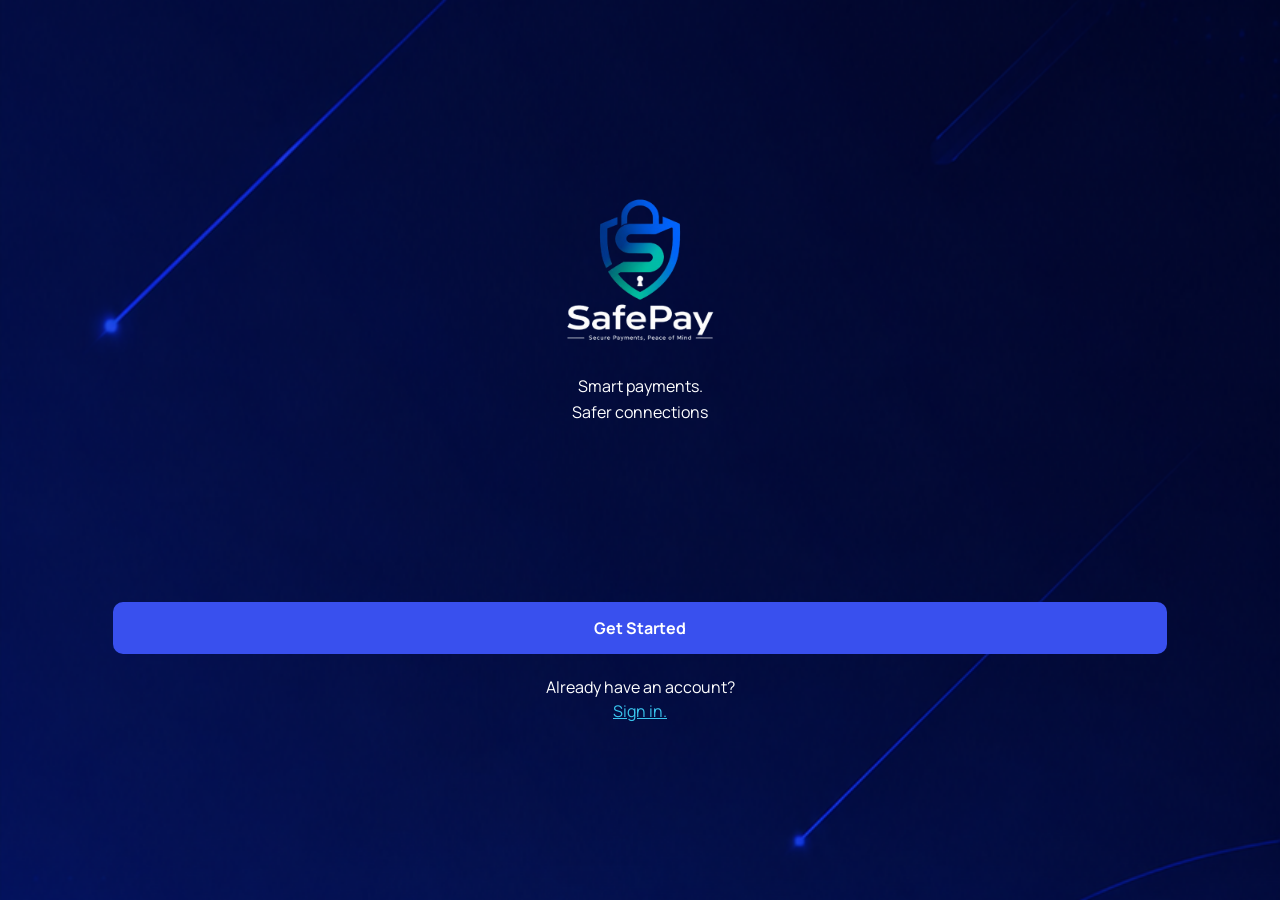
<file: frontend/index.html>
<!doctype html>
<html lang="en">
  <head>
    <meta charset="UTF-8" />
    <meta name="viewport" content="width=device-width, initial-scale=1.0" />
    <title>Get Started</title>
    <link rel="stylesheet" href="css/style.css" />
    <link rel="preconnect" href="https://fonts.googleapis.com" />
    <link rel="preconnect" href="https://fonts.gstatic.com" crossorigin />
    <link
      href="https://fonts.googleapis.com/css2?family=Manrope:wght@200..800&display=swap"
      rel="stylesheet"
    />
  </head>
  <body>
    <div class="get-started-wrapper">
      <div class="get-started-top">
        <div class="logo-wrapper">
          <img src="assets/white-logo.png" alt="Logo" />
        </div>
        <p>Smart payments.</p>
        <p>Safer connections</p>
      </div>
      <div class="get-started-top">
        <div class="btn-get-started-wrapper">
          <a href="Sign in.html">Get Started</a>
        </div>
        <p>Already have an account?</p>
        <a href="#" class="signin-link">Sign in.</a>
      </div>
    </div>
  </body>
</html>
</file>
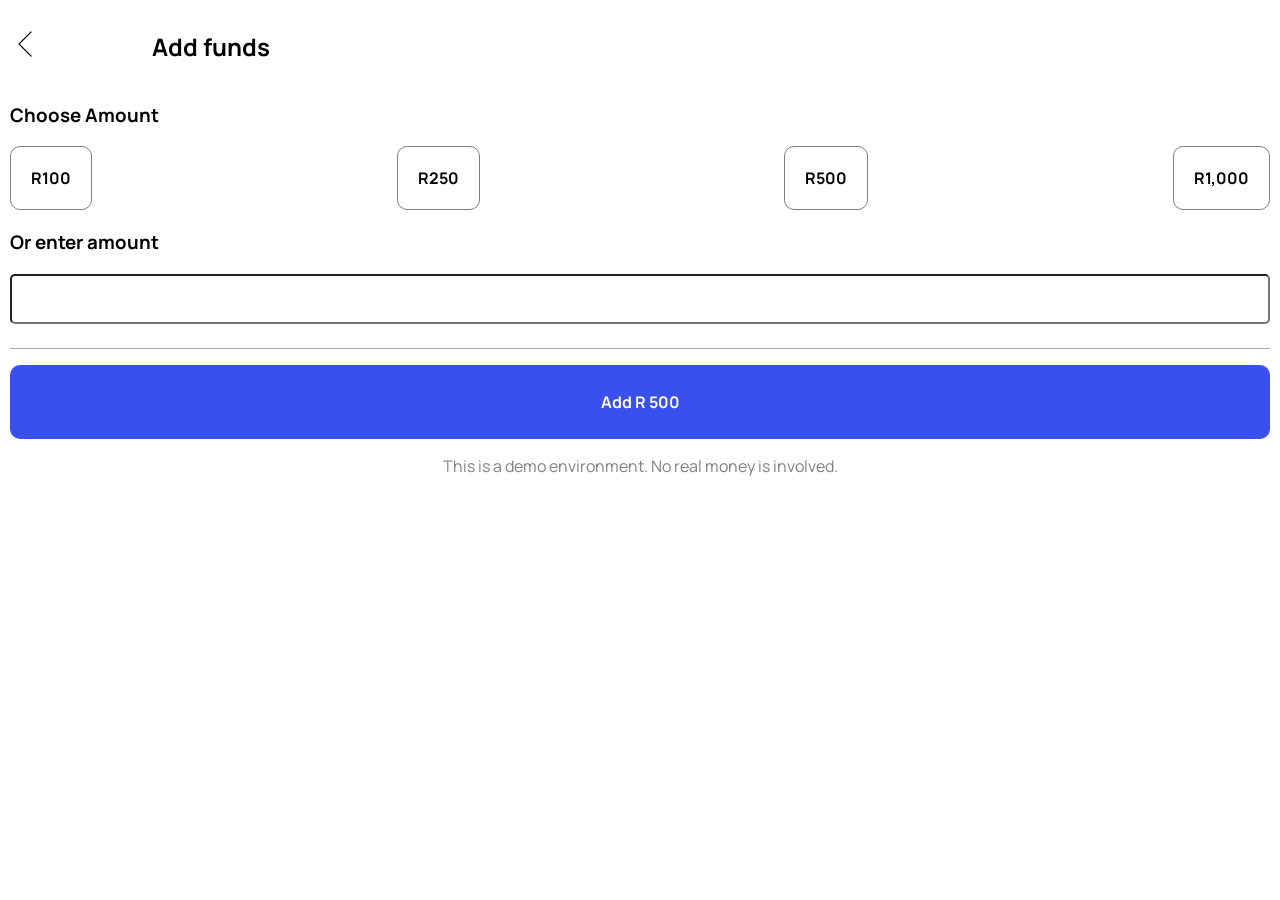
<file: frontend/add-funds.html>
<!doctype html>
<html lang="en">
  <head>
    <meta charset="UTF-8" />
    <meta name="viewport" content="width=device-width, initial-scale=1.0" />
    <title>Add Funds</title>
    <link rel="stylesheet" href="css/style.css" />
    <link rel="preconnect" href="https://fonts.googleapis.com" />
    <link rel="preconnect" href="https://fonts.gstatic.com" crossorigin />
    <link
      href="https://fonts.googleapis.com/css2?family=Manrope:wght@200..800&display=swap"
      rel="stylesheet"
    />
  </head>
  <body>
    <div class="dashboard-main-wrapper">
      <div class="my-wallet-header">
        <ul class="my-wallet-header-items">
          <li>
            <a href="dashboard.html">
              <img
                src="[data-uri]"
                alt="back--v1"
              />
            </a>
          </li>
        </ul>
        <h2>Add funds</h2>
      </div>
      <h3>Choose Amount</h3>
      <div class="choose-amount-wrapper">
        <div class="amount-card">
          <label for="R100">R100</label>
          <input type="radio" name="amount-card" id="R100" value="100" />
        </div>
        <div class="amount-card">
          <label for="R100">R250</label>
          <input type="radio" name="amount-card" id="R250" value="250" />
        </div>
        <div class="amount-card">
          <label for="R100">R500</label>
          <input type="radio" name="amount-card" id="R500" value="500" />
        </div>
        <div class="amount-card">
          <label for="R100">R1,000</label>
          <input type="radio" name="amount-card" id="R1000" value="1000" />
        </div>
      </div>
      <h3>Or enter amount</h3>
      <form
        action=""
        method="post"
        id="deposit-amount-form"
        class="deposit-amount-form"
        aria-placeholder="R100"
      >
        <input type="text" id="deposit-amount" />
      </form>
      <div class="dashboard-divider-line"></div>
      <div class="btn-demo-deposite-wrapper">
        <p>Add R <span id="amount-to-deposite">500</span></p>
      </div>
      <p class="disclaimer-text">
        This is a demo environment. No real money is involved.
      </p>
    </div>
  </body>
</html>
</file>
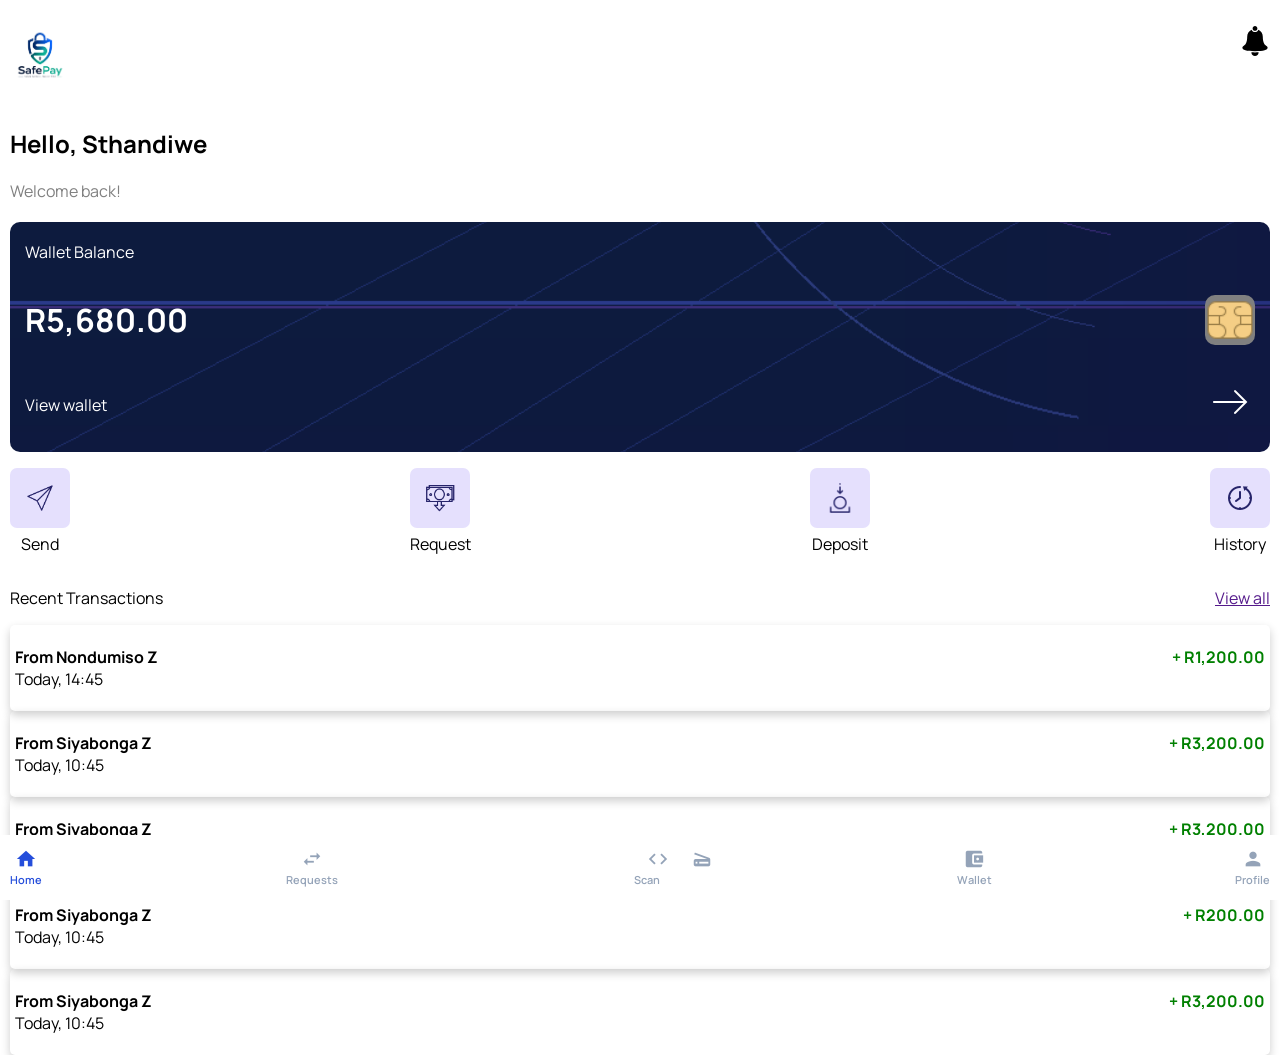
<file: frontend/Dashboard.html>
<!doctype html>
<html lang="en">
  <head>
    <meta charset="UTF-8" />
    <meta name="viewport" content="width=device-width, initial-scale=1.0" />
    <title>Dashboard</title>
    <link rel="stylesheet" href="css/style.css" />

    <link rel="preconnect" href="https://fonts.googleapis.com" />
    <link rel="preconnect" href="https://fonts.gstatic.com" crossorigin />
    <link
      href="https://fonts.googleapis.com/css2?family=Manrope:wght@200..800&display=swap"
      rel="stylesheet"
    />
    <link
      href="https://fonts.googleapis.com/icon?family=Material+Icons"
      rel="stylesheet"
    />
  </head>
  <body>
    <div class="dashboard-main-wrapper">
      <div class="dashboard-header">
        <ul class="dashboard-header-items">
          <li>
            <a href=""><img src="assets/blue-logo.png" alt="logo" /> </a>
          </li>
          <li>
            <a href=""
              ><svg
                xmlns="http://www.w3.org/2000/svg"
                x="0px"
                y="0px"
                width="30"
                height="30"
                viewBox="0 0 50 50"
              >
                <path
                  d="M 25 0 C 22.792969 0 21 1.792969 21 4 C 21 6.207031 22.792969 8 25 8 C 27.207031 8 29 6.207031 29 4 C 29 1.792969 27.207031 0 25 0 Z M 19.375 6.09375 C 14.804688 8.050781 12 12.457031 12 18 C 12 29 8.199219 31.761719 5.9375 33.40625 C 4.933594 34.132813 4 34.808594 4 36 C 4 40.207031 10.28125 42 25 42 C 39.71875 42 46 40.207031 46 36 C 46 34.808594 45.066406 34.132813 44.0625 33.40625 C 41.800781 31.761719 38 29 38 18 C 38 12.441406 35.199219 8.046875 30.625 6.09375 C 29.769531 8.367188 27.566406 10 25 10 C 22.433594 10 20.230469 8.363281 19.375 6.09375 Z M 19 43.875 C 19 43.914063 19 43.960938 19 44 C 19 47.308594 21.691406 50 25 50 C 28.308594 50 31 47.308594 31 44 C 31 43.960938 31 43.914063 31 43.875 C 29.117188 43.953125 27.117188 44 25 44 C 22.882813 44 20.882813 43.953125 19 43.875 Z"
                ></path>
              </svg>
            </a>
          </li>
        </ul>
      </div>
      <h2>Hello, <span id="username">Sthandiwe</span></h2>
      <p class="grey-text">Welcome back!</p>
      <div class="wallet-card">
        <p>Wallet Balance</p>
        <ul class="wallet-items">
          <li class="wallet-balance">R<span>5,680.00</span></li>
          <li class="wallet-card-icon-wrapper">
            <img
              src="[data-uri]"
              alt="sim-card-chip"
            />
          </li>
        </ul>
        <ul class="wallet-items">
          <li>View wallet</li>
          <li class="view-wallet-icon">
            <a href="my-wallet.html"
              ><img
                src="[data-uri]"
                alt="right--v1"
            /></a>
          </li>
        </ul>
      </div>

      <ul class="dashboard-btns-wrapper">
        <li>
          <a href="send-money.html"
            ><img
              src="[data-uri]"
              alt="sent--v1"
          /></a>
          <p>Send</p>
        </li>
        <li>
          <a href="request-money.html"
            ><img
              src="[data-uri]"
              alt="request-money"
          /></a>
          <p>Request</p>
        </li>
        <li>
          <a href="add-funds.html"
            ><img
              src="[data-uri]"
              alt="deposit--v1"
          /></a>
          <p>Deposit</p>
        </li>
        <li>
          <a href=""
            ><img
              src="[data-uri]"
              alt="time-machine--v2"
          /></a>
          <p>History</p>
        </li>
      </ul>
      <div class="dashboard-divider-line"></div>
      <ul class="recent-transactions-header">
        <li>Recent Transactions</li>
        <li><a href="">View all</a></li>
      </ul>
      <div class="recent-transactions-wrapper">
        <div class="recent-transaction">
          <p>
            <span class="sender">From Nondumiso Z <br /> </span
            ><span class="date">Today, 14:45</span>
          </p>
          <p class="amount">+ R1,200.00</p>
        </div>
        <div class="recent-transaction">
          <p>
            <span class="sender">From Siyabonga Z <br /> </span
            ><span class="date">Today, 10:45</span>
          </p>
          <p class="amount">+ R3,200.00</p>
        </div>
        <div class="recent-transaction">
          <p>
            <span class="sender">From Siyabonga Z <br /> </span
            ><span class="date">Today, 10:45</span>
          </p>
          <p class="amount">+ R3,200.00</p>
        </div>
        <div class="recent-transaction">
          <p>
            <span class="sender">From Siyabonga Z <br /> </span
            ><span class="date">Today, 10:45</span>
          </p>
          <p class="amount">+ R200.00</p>
        </div>
        <div class="recent-transaction">
          <p>
            <span class="sender">From Siyabonga Z <br /> </span
            ><span class="date">Today, 10:45</span>
          </p>
          <p class="amount">+ R3,200.00</p>
        </div>
      </div>

      <nav class="bottom-nav">
        <a href="dashboard.html" class="nav-item active">
          <i class="material-icons">home</i>
          <span>Home</span>
        </a>
        <a href="requests-list.html" class="nav-item">
          <i class="material-icons">swap_horiz</i>
          <span>Requests</span>
        </a>
        <a href="scan-scam.html" class="nav-item">
          <i class="material-icons">qr_code_scanner</i>
          <span>Scan</span>
        </a>
        <a href="my-wallet.html" class="nav-item">
          <i class="material-icons">account_balance_wallet</i>
          <span>Wallet</span>
        </a>
        <a href="profile.html" class="nav-item">
          <i class="material-icons">person</i>
          <span>Profile</span>
        </a>
      </nav>
    </div>
  </body>
</html>
</file>
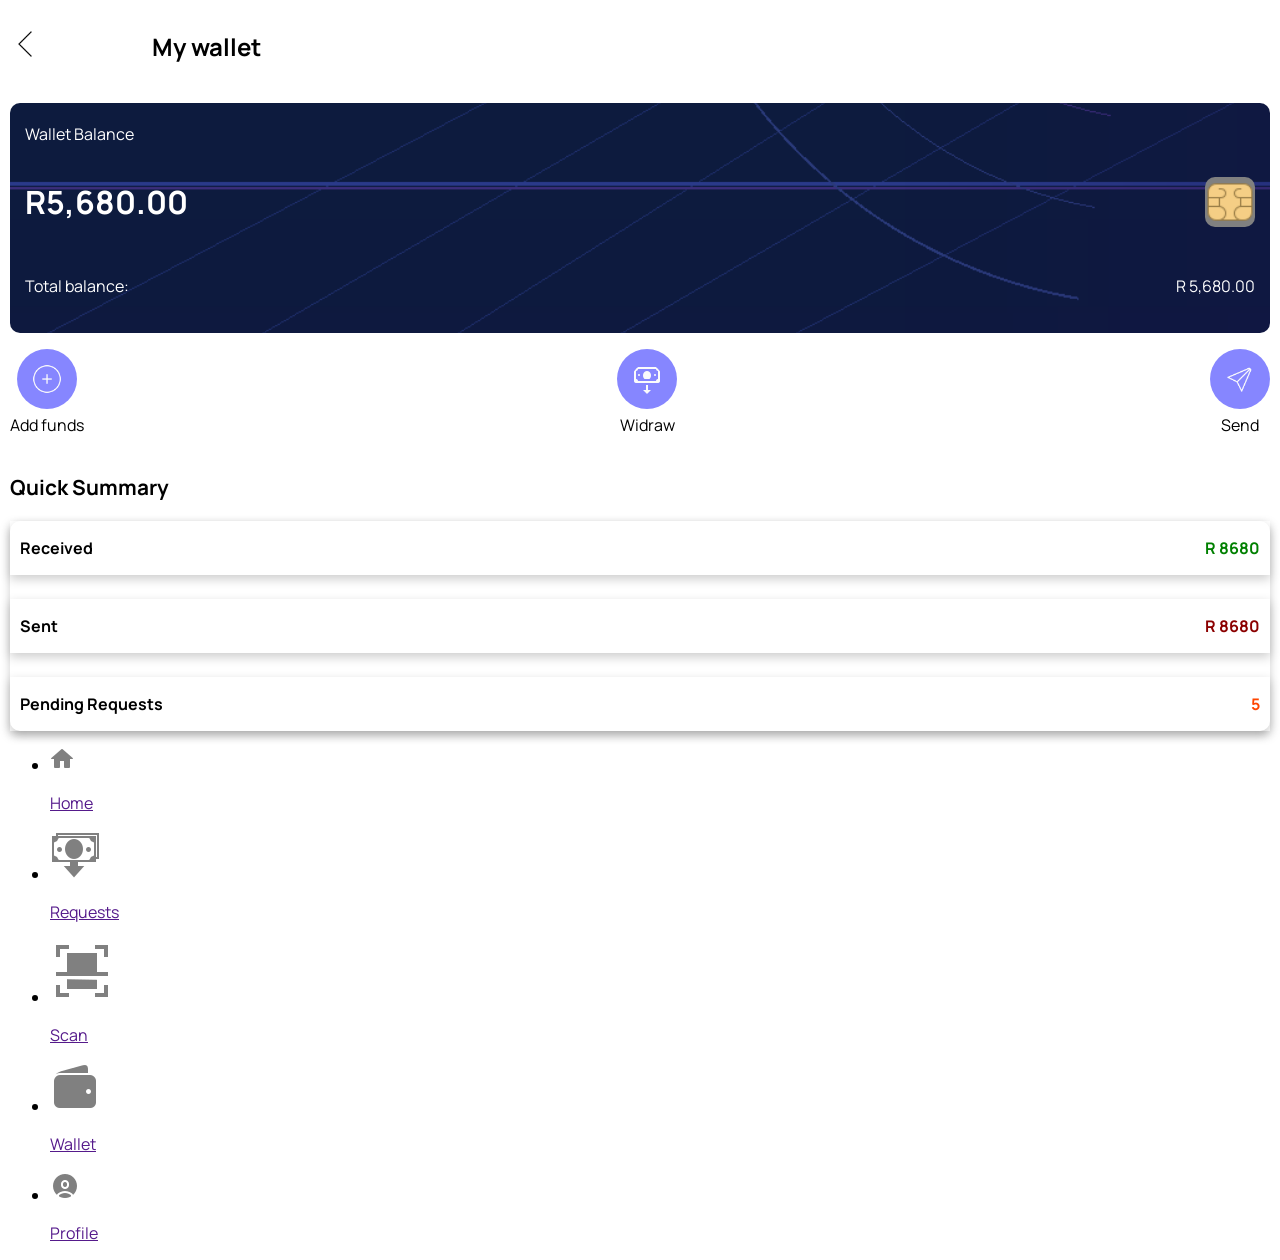
<file: frontend/my wallet.html>
<!doctype html>
<html lang="en">
  <head>
    <meta charset="UTF-8" />
    <meta name="viewport" content="width=device-width, initial-scale=1.0" />
    <title>My wallet</title>
    <link rel="stylesheet" href="css/style.css" />
    <link rel="preconnect" href="https://fonts.googleapis.com" />
    <link rel="preconnect" href="https://fonts.gstatic.com" crossorigin />
    <link
      href="https://fonts.googleapis.com/css2?family=Manrope:wght@200..800&display=swap"
      rel="stylesheet"
    />
  </head>
  <body>
    <div class="dashboard-main-wrapper">
      <div class="my-wallet-header">
        <ul class="my-wallet-header-items">
          <li>
            <a href="dashboard.html">
              <img
                src="[data-uri]"
                alt="back--v1"
              />
            </a>
          </li>
        </ul>
        <h2>My wallet</h2>
      </div>

      <div class="wallet-card">
        <p>Wallet Balance</p>
        <ul class="wallet-items">
          <li class="wallet-balance">R<span>5,680.00</span></li>
          <li class="wallet-card-icon-wrapper">
            <img
              src="[data-uri]"
              alt="sim-card-chip"
            />
          </li>
        </ul>
        <ul class="wallet-items">
          <li>Total balance:</li>
          <li class="view-wallet-icon">
            <p class="total-balance">R 5,680.00</p>
          </li>
        </ul>
      </div>

      <ul class="my-wallet-btns-wrapper">
        <li>
          <a href=""
            ><img
              src="[data-uri]"
              alt="add--v1"
          /></a>
          <p>Add funds</p>
        </li>
        <li>
          <a href=""
            ><img
              src="[data-uri]"
              alt="request-money"
          /></a>
          <p>Widraw</p>
        </li>
        <li>
          <a href=""
            ><img
              src="[data-uri]"
              alt="sent--v1"
          /></a>
          <p>Send</p>
        </li>
      </ul>
      <div class="dashboard-divider-line"></div>
      <p class="quick-summary-wrapper-title">Quick Summary</p>

      <div class="quick-summary-wrapper">
        <div class="quick-summary-row">
          <div class="left"><p>Received</p></div>
          <div class="right"><p class="tot-received">R 8680</p></div>
        </div>
        <div class="quick-summary-row">
          <div class="left"><p>Sent</p></div>
          <div class="right"><p class="tot-sent-amount">R 8680</p></div>
        </div>
        <div class="quick-summary-row">
          <div class="left"><p>Pending Requests</p></div>
          <div class="right"><p class="tot-pending-request">5</p></div>
        </div>
      </div>

      <ul class="nav-bar">
        <li>
          <a href="">
            <img
              src="[data-uri]"
              alt="home"
            />

            <p>Home</p></a
          >
        </li>
        <li>
          <a href="">
            <img
              src="[data-uri]"
              alt="request-money"
            />

            <p>Requests</p></a
          >
        </li>
        <li>
          <a href="">
            <img
              src="[data-uri]"
              alt="portrait-mode-scanning"
            />

            <p>Scan</p></a
          >
        </li>
        <li>
          <a href="">
            <img
              src="[data-uri]"
              alt="wallet"
            />

            <p>Wallet</p></a
          >
        </li>
        <li>
          <a href=""
            ><img
              src="[data-uri]"
              alt="test-account"
            />
            <p>Profile</p></a
          >
        </li>
      </ul>
    </div>
  </body>
</html>
</file>
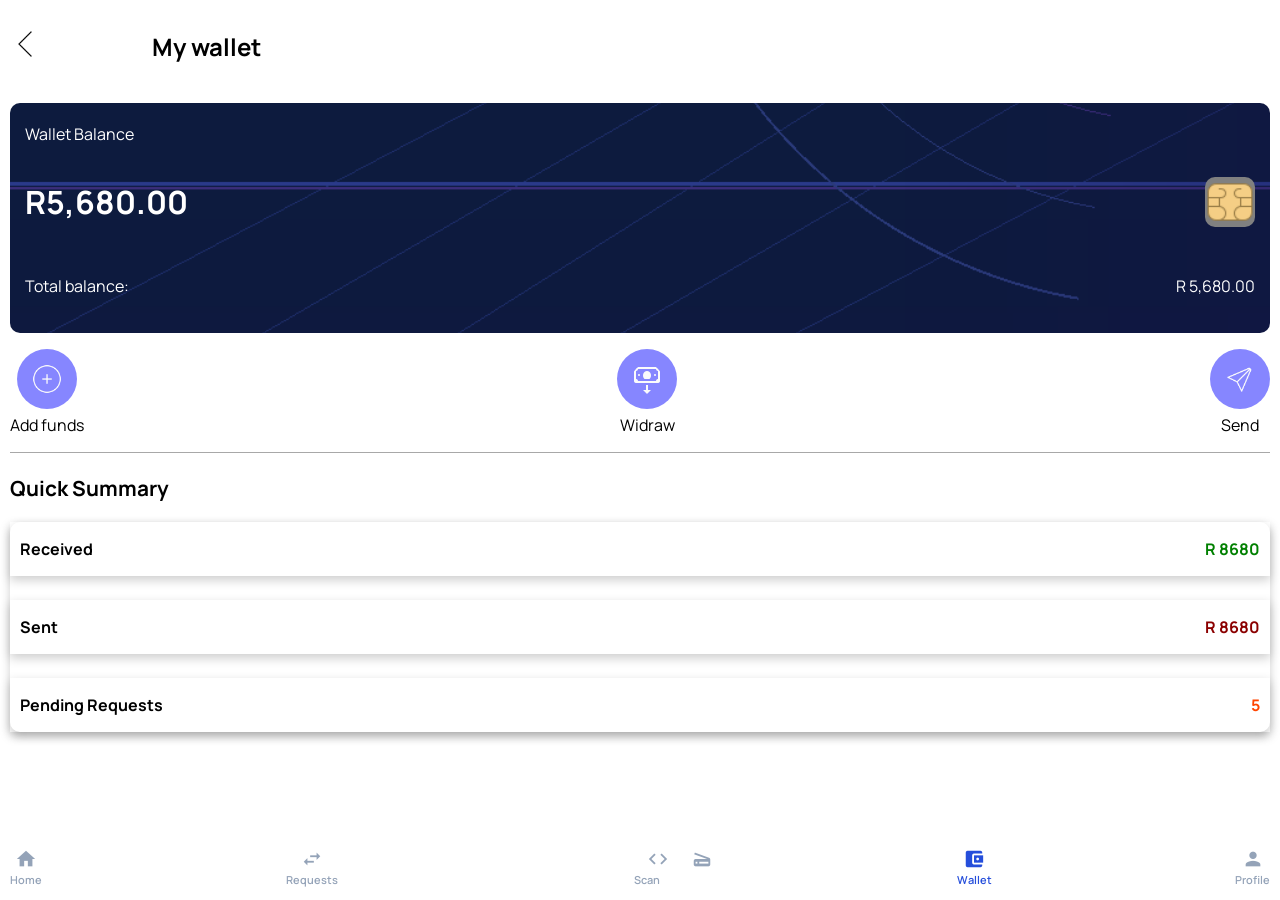
<file: frontend/my-wallet.html>
<!doctype html>
<html lang="en">
  <head>
    <meta charset="UTF-8" />
    <meta name="viewport" content="width=device-width, initial-scale=1.0" />
    <title>My wallet</title>
    <link rel="stylesheet" href="css/style.css" />
    <link rel="preconnect" href="https://fonts.googleapis.com" />
    <link rel="preconnect" href="https://fonts.gstatic.com" crossorigin />
    <link
      href="https://fonts.googleapis.com/css2?family=Manrope:wght@200..800&display=swap"
      rel="stylesheet"
    />
    <link
      href="https://fonts.googleapis.com/icon?family=Material+Icons"
      rel="stylesheet"
    />
  </head>
  <body>
    <div class="dashboard-main-wrapper">
      <div class="my-wallet-header">
        <ul class="my-wallet-header-items">
          <li>
            <a href="dashboard.html">
              <img
                src="[data-uri]"
                alt="back--v1"
              />
            </a>
          </li>
        </ul>
        <h2>My wallet</h2>
      </div>

      <div class="wallet-card">
        <p>Wallet Balance</p>
        <ul class="wallet-items">
          <li class="wallet-balance">R<span>5,680.00</span></li>
          <li class="wallet-card-icon-wrapper">
            <img
              src="[data-uri]"
              alt="sim-card-chip"
            />
          </li>
        </ul>
        <ul class="wallet-items">
          <li>Total balance:</li>
          <li class="view-wallet-icon">
            <p class="total-balance">R 5,680.00</p>
          </li>
        </ul>
      </div>

      <ul class="my-wallet-btns-wrapper">
        <li>
          <a href=""
            ><img
              src="[data-uri]"
              alt="add--v1"
          /></a>
          <p>Add funds</p>
        </li>
        <li>
          <a href=""
            ><img
              src="[data-uri]"
              alt="request-money"
          /></a>
          <p>Widraw</p>
        </li>
        <li>
          <a href=""
            ><img
              src="[data-uri]"
              alt="sent--v1"
          /></a>
          <p>Send</p>
        </li>
      </ul>
      <div class="dashboard-divider-line"></div>
      <p class="quick-summary-wrapper-title">Quick Summary</p>

      <div class="quick-summary-wrapper">
        <div class="quick-summary-row">
          <div class="left"><p>Received</p></div>
          <div class="right"><p class="tot-received">R 8680</p></div>
        </div>
        <div class="quick-summary-row">
          <div class="left"><p>Sent</p></div>
          <div class="right"><p class="tot-sent-amount">R 8680</p></div>
        </div>
        <div class="quick-summary-row">
          <div class="left"><p>Pending Requests</p></div>
          <div class="right"><p class="tot-pending-request">5</p></div>
        </div>
      </div>

      <nav class="bottom-nav">
        <a href="dashboard.html" class="nav-item">
          <i class="material-icons">home</i>
          <span>Home</span>
        </a>
        <a href="requests-list.html" class="nav-item">
          <i class="material-icons">swap_horiz</i>
          <span>Requests</span>
        </a>
        <a href="scan-scam.html" class="nav-item">
          <i class="material-icons">qr_code_scanner</i>
          <span>Scan</span>
        </a>
        <a href="my-wallet.html" class="nav-item active">
          <i class="material-icons">account_balance_wallet</i>
          <span>Wallet</span>
        </a>
        <a href="profile.html" class="nav-item">
          <i class="material-icons">person</i>
          <span>Profile</span>
        </a>
      </nav>
    </div>
  </body>
</html>
</file>
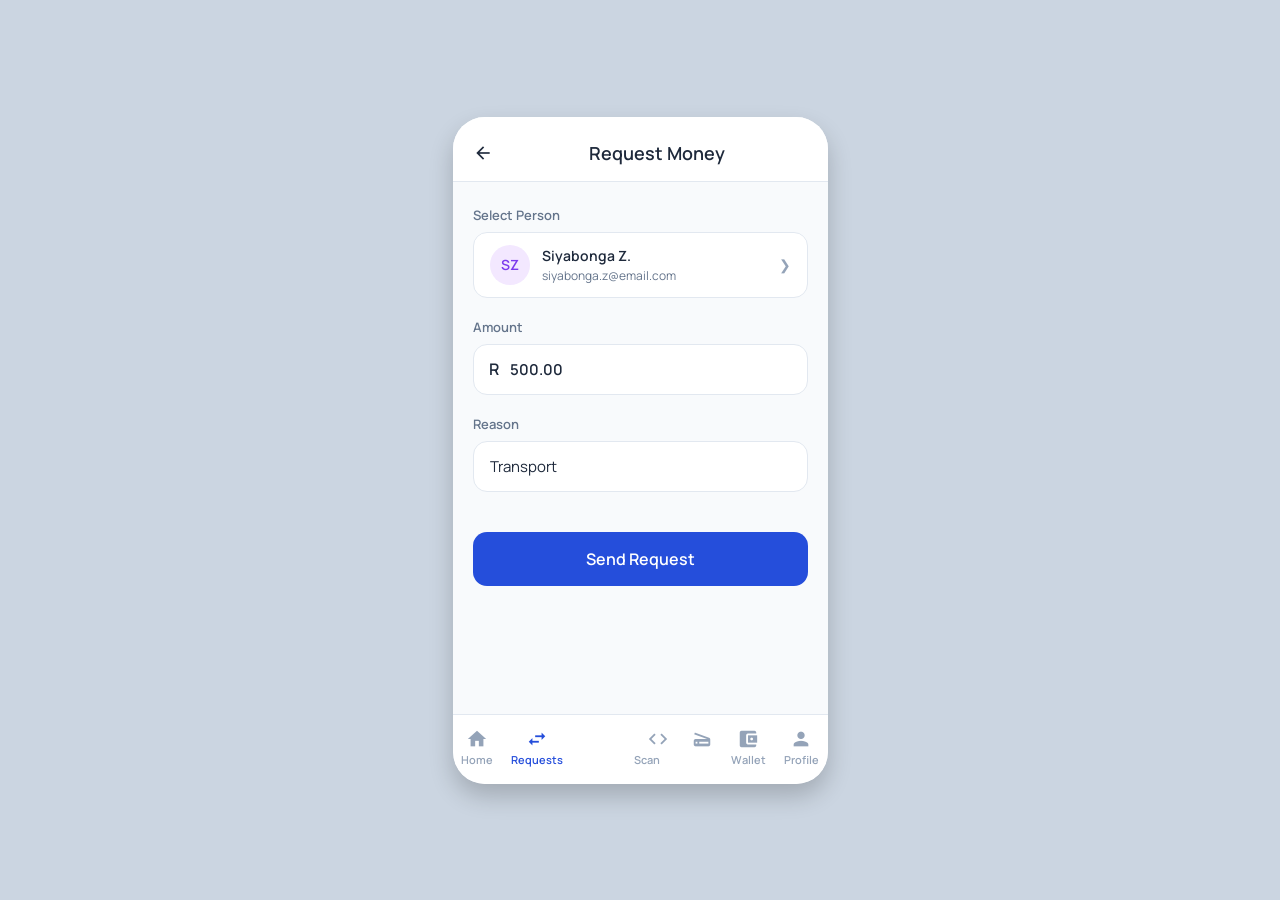
<file: frontend/request-money.html>
<!doctype html>
<html lang="en">
  <head>
    <meta charset="UTF-8" />
    <meta name="viewport" content="width=device-width, initial-scale=1.0" />
    <title>SafePay Connect - Request Money</title>

    <link rel="preconnect" href="https://fonts.googleapis.com" />
    <link rel="preconnect" href="https://fonts.gstatic.com" crossorigin />
    <link
      href="https://fonts.googleapis.com/css2?family=Manrope:wght@200..800&display=swap"
      rel="stylesheet"
    />
    <link
      href="https://fonts.googleapis.com/icon?family=Material+Icons"
      rel="stylesheet"
    />
    <link rel="stylesheet" href="./css/global-styles.css" />
  </head>
  <body>
    <div class="mobile-container" style="padding-bottom: 80px">
      <div class="app-header">
        <a href="select-recipient.html?mode=request" class="back-link">
          <i class="material-icons back-arrow">arrow_back_ios</i>
        </a>
        <h2>Request Money</h2>
      </div>

      <div class="form-content" style="overflow-y: auto">
        <div class="input-group">
          <span class="field-label">Select Person</span>
          <a
            href="select-recipient.html"
            style="text-decoration: none; color: inherit"
          >
            <div class="recipient-display-box">
              <div id="personInitials" class="profile-circle circle-purple">
                SZ
              </div>
              <div class="profile-details">
                <h3 id="personName">Siyabonga Z.</h3>
                <p id="personEmail">siyabonga.z@email.com</p>
              </div>
              <span class="right-chevron">&#10095;</span>
            </div>
          </a>
        </div>

        <div class="input-group">
          <label class="field-label" for="amountInput">Amount</label>
          <div class="currency-input-wrapper">
            <span class="currency-unit">R</span>
            <input
              type="number"
              id="amountInput"
              class="input-field amount-padding"
              value="500.00"
              step="0.01"
            />
          </div>
        </div>

        <div class="input-group">
          <label class="field-label" for="reasonInput">Reason</label>
          <input
            type="text"
            id="reasonInput"
            class="input-field"
            value="Transport"
          />
        </div>

        <button
          id="requestButton"
          class="submit-button"
          style="width: 100%; margin-top: 20px"
        >
          Send Request
        </button>
      </div>

      <nav class="bottom-nav">
        <a href="dashboard.html" class="nav-item">
          <i class="material-icons">home</i>
          <span>Home</span>
        </a>
        <a href="requests-list.html" class="nav-item active">
          <i class="material-icons">swap_horiz</i>
          <span>Requests</span>
        </a>
        <a href="scan-scam.html" class="nav-item">
          <i class="material-icons">qr_code_scanner</i>
          <span>Scan</span>
        </a>
        <a href="my-wallet.html" class="nav-item">
          <i class="material-icons">account_balance_wallet</i>
          <span>Wallet</span>
        </a>
        <a href="profile.html" class="nav-item">
          <i class="material-icons">person</i>
          <span>Profile</span>
        </a>
      </nav>
    </div>
  </body>
</html>
</file>
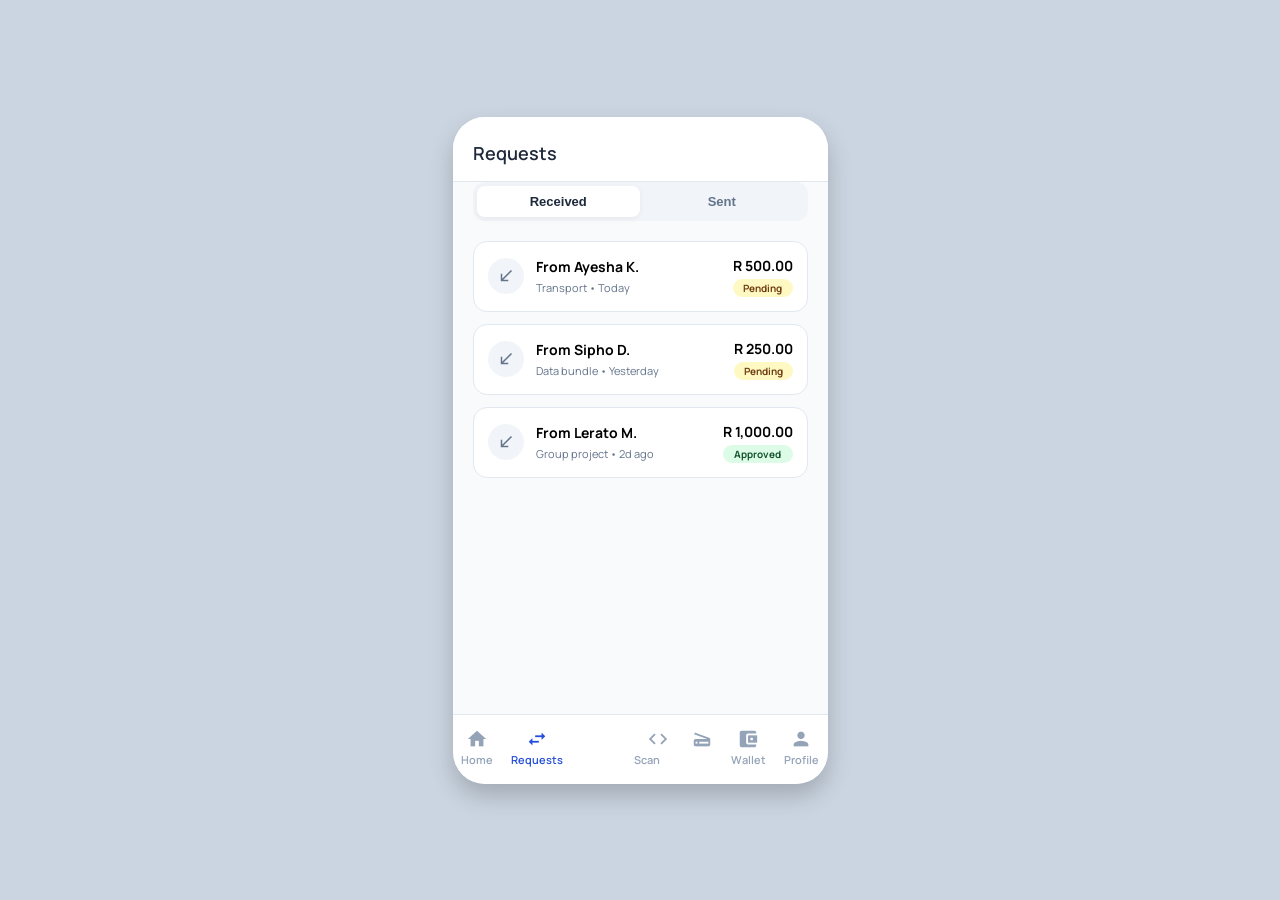
<file: frontend/requests-list.html>
<!doctype html>
<html lang="en">
  <head>
    <meta charset="UTF-8" />
    <meta name="viewport" content="width=device-width, initial-scale=1.0" />
    <title>SafePay - Requests</title>
    <link
      href="https://fonts.googleapis.com/css2?family=Manrope:wght@300;400;600;800&display=swap"
      rel="stylesheet"
    />
    <link
      href="https://fonts.googleapis.com/icon?family=Material+Icons"
      rel="stylesheet"
    />
    <link rel="stylesheet" href="./css/global-styles.css" />
  </head>
  <body>
    <div class="mobile-container" style="padding-bottom: 80px">
      <div class="app-header">
        <h2>Requests</h2>
      </div>

      <div class="tab-toggle-container">
        <button class="toggle-btn active">Received</button>
        <button class="toggle-btn">Sent</button>
      </div>

      <div
        class="requests-feed"
        id="requestsFeed"
        style="padding: 0 20px; overflow-y: auto"
      >
        <div class="request-item-card">
          <div class="item-avatar">
            <i class="material-icons">call_received</i>
          </div>
          <div class="item-details">
            <h4>From Ayesha K.</h4>
            <p>Transport • Today</p>
          </div>
          <div class="item-financials">
            <span class="amount-text">R 500.00</span>
            <span class="status-badge pending">Pending</span>
          </div>
        </div>

        <div class="request-item-card">
          <div class="item-avatar">
            <i class="material-icons">call_received</i>
          </div>
          <div class="item-details">
            <h4>From Sipho D.</h4>
            <p>Data bundle • Yesterday</p>
          </div>
          <div class="item-financials">
            <span class="amount-text">R 250.00</span>
            <span class="status-badge pending">Pending</span>
          </div>
        </div>

        <div class="request-item-card">
          <div class="item-avatar">
            <i class="material-icons">call_received</i>
          </div>
          <div class="item-details">
            <h4>From Lerato M.</h4>
            <p>Group project • 2d ago</p>
          </div>
          <div class="item-financials">
            <span class="amount-text">R 1,000.00</span>
            <span class="status-badge approved">Approved</span>
          </div>
        </div>
      </div>

      <nav class="bottom-nav">
        <a href="dashboard.html" class="nav-item">
          <i class="material-icons">home</i>
          <span>Home</span>
        </a>
        <a href="requests-list.html" class="nav-item active">
          <i class="material-icons">swap_horiz</i>
          <span>Requests</span>
        </a>
        <a href="scan-scam.html" class="nav-item">
          <i class="material-icons">qr_code_scanner</i>
          <span>Scan</span>
        </a>
        <a href="my-wallet.html" class="nav-item">
          <i class="material-icons">account_balance_wallet</i>
          <span>Wallet</span>
        </a>
        <a href="profile.html" class="nav-item">
          <i class="material-icons">person</i>
          <span>Profile</span>
        </a>
      </nav>
    </div>
  </body>
</html>
</file>
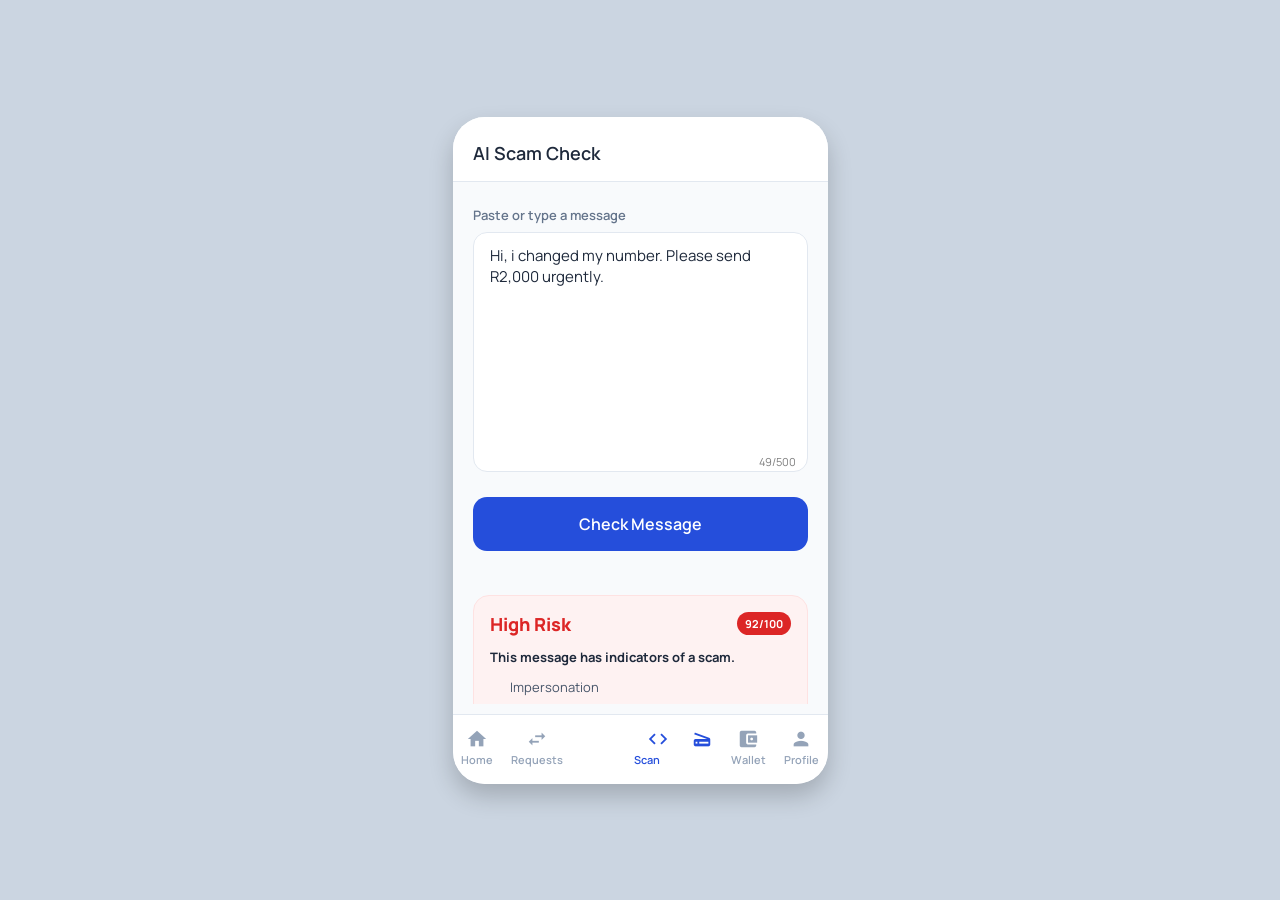
<file: frontend/scan-scam.html>
<!doctype html>
<html lang="en">
  <head>
    <meta charset="UTF-8" />
    <meta name="viewport" content="width=device-width, initial-scale=1.0" />
    <title>SafePay - AI Scam Check</title>
    <link
      href="https://fonts.googleapis.com/css2?family=Manrope:wght@300;400;600;800&display=swap"
      rel="stylesheet"
    />
    <link
      href="https://fonts.googleapis.com/icon?family=Material+Icons"
      rel="stylesheet"
    />
    <link rel="stylesheet" href="./css/global-styles.css" />
  </head>
  <body>
    <div class="mobile-container" style="padding-bottom: 80px">
      <div class="app-header">
        <h2>AI Scam Check</h2>
      </div>

      <div class="form-content" style="overflow-y: auto">
        <div class="input-group">
          <label class="field-label">Paste or type a message</label>
          <div style="position: relative">
            <textarea
              class="input-field"
              style="
                height: 240px;
                resize: none;
                padding-top: 12px;
                font-family: inherit;
              "
            >
Hi, i changed my number. Please send R2,000 urgently.</textarea
            >
            <span
              style="
                position: absolute;
                bottom: 8px;
                right: 12px;
                font-size: 11px;
                opacity: 0.5;
              "
              >49/500</span
            >
          </div>
        </div>

        <button class="submit-button" style="margin-bottom: 12px; width: 100%">
          Check Message
        </button>

        <div class="risk-result-box">
          <div class="risk-header">
            <h3 class="risk-title">High Risk</h3>
            <span class="risk-score-badge">92/100</span>
          </div>

          <p class="risk-summary">This message has indicators of a scam.</p>

          <ul class="risk-factors-list" style="padding-left: 20px">
            <li>Impersonation</li>
            <li>Urgency tactics</li>
            <li>Requesting money</li>
          </ul>

          <p class="risk-footer-warning">Be careful. Do not send money.</p>
        </div>
      </div>

      <nav class="bottom-nav">
        <a href="dashboard.html" class="nav-item">
          <i class="material-icons">home</i>
          <span>Home</span>
        </a>
        <a href="requests-list.html" class="nav-item">
          <i class="material-icons">swap_horiz</i>
          <span>Requests</span>
        </a>
        <a href="scan-scam.html" class="nav-item active">
          <i class="material-icons">qr_code_scanner</i>
          <span>Scan</span>
        </a>
        <a href="my-wallet.html" class="nav-item">
          <i class="material-icons">account_balance_wallet</i>
          <span>Wallet</span>
        </a>
        <a href="profile.html" class="nav-item">
          <i class="material-icons">person</i>
          <span>Profile</span>
        </a>
      </nav>
    </div>
  </body>
</html>
</file>
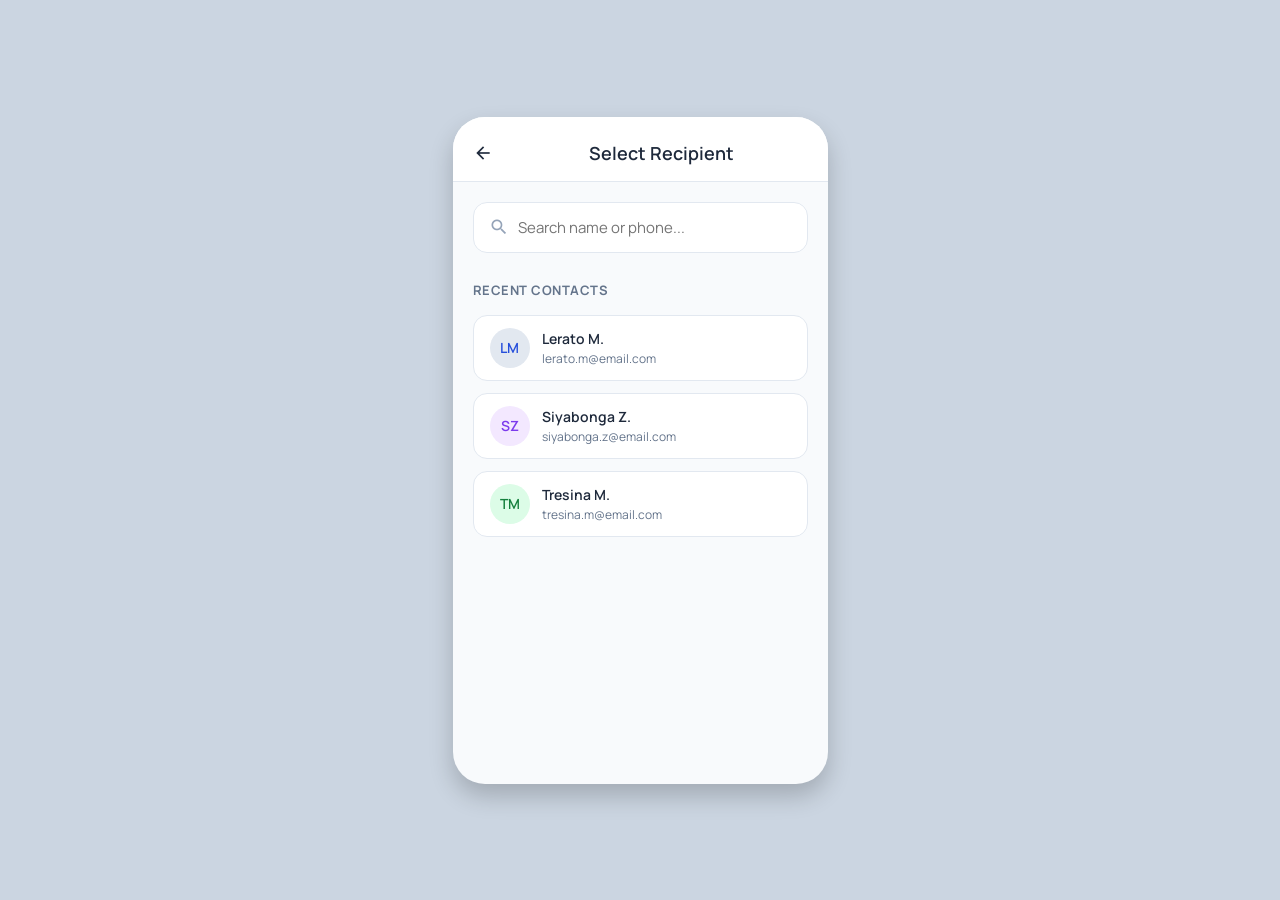
<file: frontend/select-recipient.html>
<!DOCTYPE html>
<html lang="en">
<head>
    <meta charset="UTF-8">
    <meta name="viewport" content="width=device-width, initial-scale=1.0">
    <title>SafePay Connect - Select Recipient</title>
    
    <link rel="preconnect" href="https://fonts.googleapis.com" />
    <link rel="preconnect" href="https://fonts.gstatic.com" crossorigin />
    <link href="https://fonts.googleapis.com/css2?family=Manrope:wght@200..800&display=swap" rel="stylesheet" />
    <link href="https://fonts.googleapis.com/icon?family=Material+Icons" rel="stylesheet">
    <link rel="stylesheet" href="./css/global-styles.css">
</head>
<body>

    <div class="mobile-container">
        
        <div class="app-header">
            <a href="send-money.html" class="back-link">
                <i class="material-icons back-arrow">arrow_back_ios</i>
            </a>
            <h2>Select Recipient</h2>
        </div>

        <div class="contact-list-content">
            
            <div class="search-wrapper">
                <i class="material-icons search-icon">search</i>
                <input type="text" class="search-input" placeholder="Search name or phone...">
            </div>

            <div class="section-title">Recent Contacts</div>

            <a href="send-money.html" class="contact-card-link" data-name="Lerato M." data-email="lerato.m@email.com" data-initials="LM" data-color="circle-blue">
                <div class="contact-card">
                    <div class="profile-circle circle-blue">LM</div>
                    <div class="profile-details">
                        <h3>Lerato M.</h3>
                        <p>lerato.m@email.com</p>
                    </div>
                </div>
            </a>

            <a href="send-money.html" class="contact-card-link" data-name="Siyabonga Z." data-email="siyabonga.z@email.com" data-initials="SZ" data-color="circle-purple">
                <div class="contact-card">
                    <div class="profile-circle circle-purple">SZ</div>
                    <div class="profile-details">
                        <h3>Siyabonga Z.</h3>
                        <p>siyabonga.z@email.com</p>
                    </div>
                </div>
            </a>

            <a href="send-money.html" class="contact-card-link" data-name="Tresina M." data-email="tresina.m@email.com" data-initials="TM" data-color="circle-green">
                <div class="contact-card">
                    <div class="profile-circle circle-green">TM</div>
                    <div class="profile-details">
                        <h3>Tresina M.</h3>
                        <p>tresina.m@email.com</p>
                    </div>
                </div>
            </a>

        </div>
    </div>

</body>
</html>
</file>
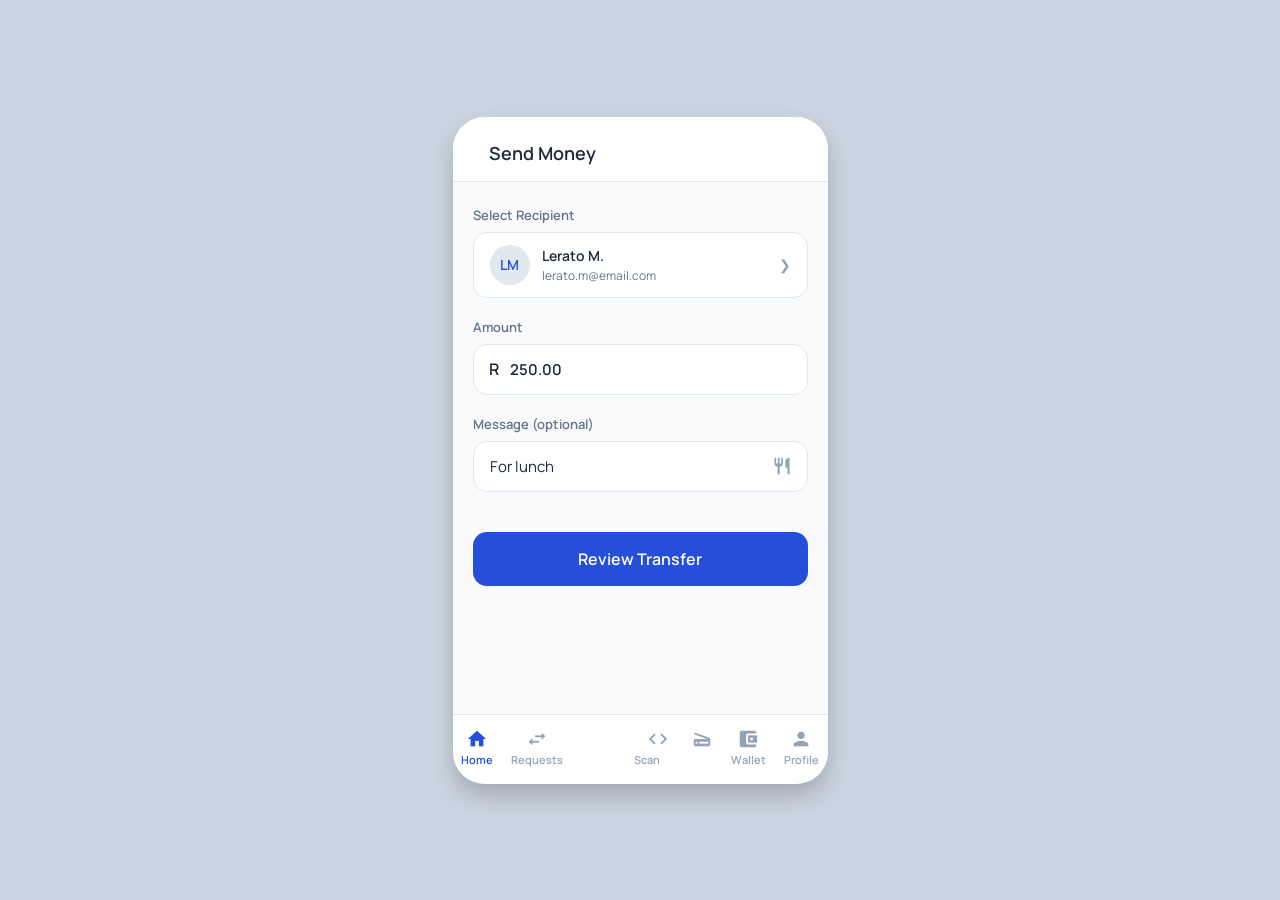
<file: frontend/send-money.html>
<!doctype html>
<html lang="en">
  <head>
    <meta charset="UTF-8" />
    <meta name="viewport" content="width=device-width, initial-scale=1.0" />
    <title>SafePay Connect - Send Money</title>

    <link rel="preconnect" href="https://fonts.googleapis.com" />
    <link rel="preconnect" href="https://fonts.gstatic.com" crossorigin />
    <link
      href="https://fonts.googleapis.com/css2?family=Manrope:wght@200..800&display=swap"
      rel="stylesheet"
    />
    <link
      href="https://fonts.googleapis.com/icon?family=Material+Icons"
      rel="stylesheet"
    />
    <link rel="stylesheet" href="./css/global-styles.css" />
  </head>
  <body>
    <div class="mobile-container" style="padding-bottom: 80px">
      <div class="app-header">
        <a href="send-money.html" class="back-link"> </a>
        <h2>Send Money</h2>
      </div>

      <div class="form-content" style="overflow-y: auto">
        <div class="input-group">
          <span class="field-label">Select Recipient</span>
          <a
            href="select-recipient.html"
            style="text-decoration: none; color: inherit"
          >
            <div class="recipient-display-box">
              <div id="recipientInitials" class="profile-circle circle-blue">
                LM
              </div>
              <div class="profile-details">
                <h3 id="recipientName">Lerato M.</h3>
                <p id="recipientEmail">lerato.m@email.com</p>
              </div>
              <span class="right-chevron">&#10095;</span>
            </div>
          </a>
        </div>

        <div class="input-group">
          <label class="field-label" for="amountInput">Amount</label>
          <div class="currency-input-wrapper">
            <span class="currency-unit">R</span>
            <input
              type="number"
              id="amountInput"
              class="input-field amount-padding"
              value="250.00"
              step="0.01"
            />
          </div>
        </div>

        <div class="input-group">
          <label class="field-label" for="messageInput"
            >Message (optional)</label
          >
          <div style="position: relative; display: flex; align-items: center">
            <input
              type="text"
              id="messageInput"
              class="input-field"
              value="For lunch"
              style="padding-right: 40px"
            />
            <i
              class="material-icons"
              style="
                position: absolute;
                right: 16px;
                color: #94a3b8;
                font-size: 20px;
              "
              >restaurant</i
            >
          </div>
        </div>

        <button
          id="reviewButton"
          class="submit-button"
          style="width: 100%; margin-top: 20px"
        >
          Review Transfer
        </button>
      </div>

      <nav class="bottom-nav">
        <a href="dashboard.html" class="nav-item active">
          <i class="material-icons">home</i>
          <span>Home</span>
        </a>
        <a href="requests-list.html" class="nav-item">
          <i class="material-icons">swap_horiz</i>
          <span>Requests</span>
        </a>
        <a href="scan-scam.html" class="nav-item">
          <i class="material-icons">qr_code_scanner</i>
          <span>Scan</span>
        </a>
        <a href="wallet.html" class="nav-item">
          <i class="material-icons">account_balance_wallet</i>
          <span>Wallet</span>
        </a>
        <a href="profile.html" class="nav-item">
          <i class="material-icons">person</i>
          <span>Profile</span>
        </a>
      </nav>
    </div>
  </body>
</html>
</file>
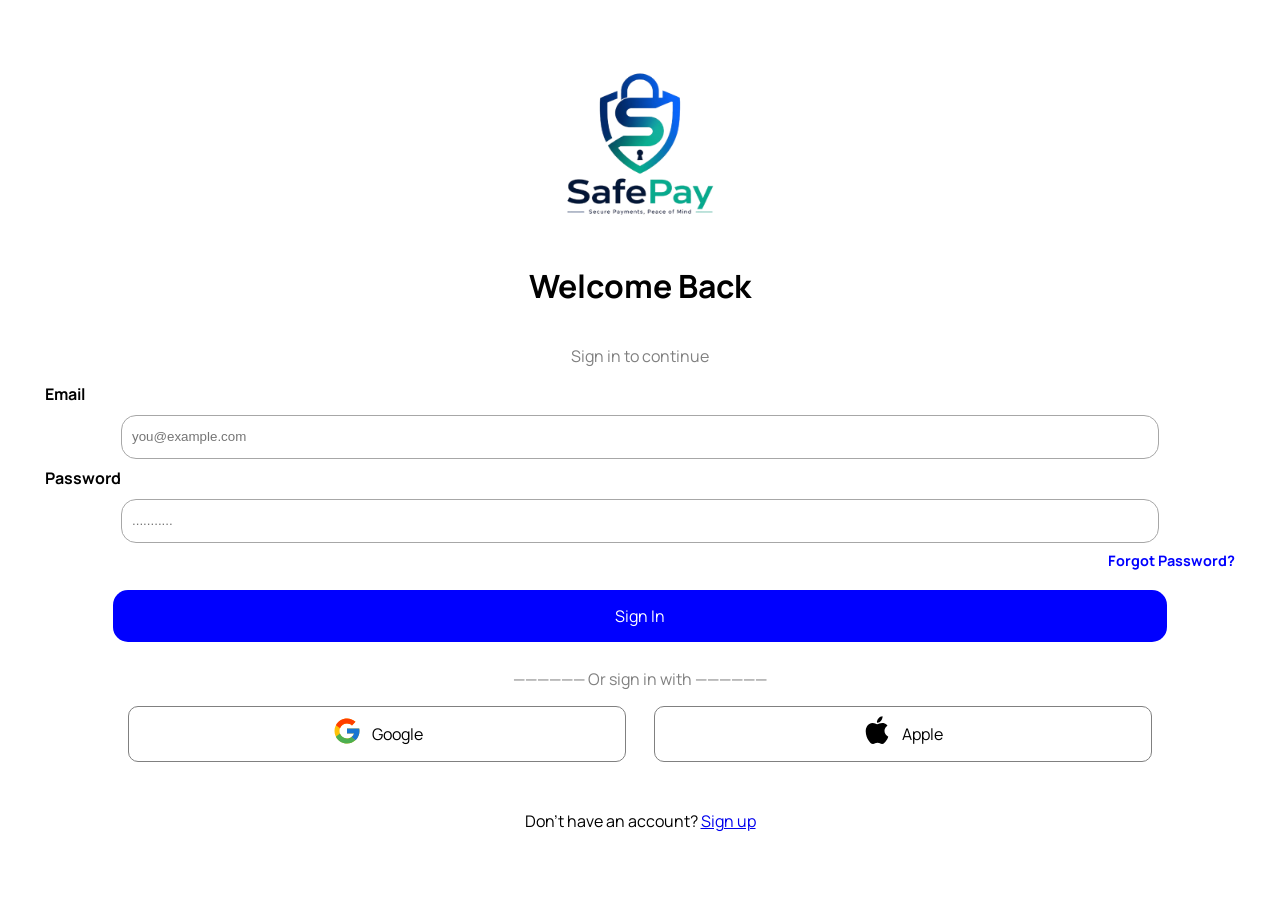
<file: frontend/Sign in.html>
<!doctype html>
<html lang="en">
  <head>
    <meta charset="UTF-8" />
    <meta name="viewport" content="width=device-width, initial-scale=1.0" />
    <title>Sign in</title>
    <link rel="stylesheet" href="css/style.css" />
    <link rel="stylesheet" href="css/style.css" />
    <link rel="preconnect" href="https://fonts.googleapis.com" />
    <link rel="preconnect" href="https://fonts.gstatic.com" crossorigin />
    <link
      href="https://fonts.googleapis.com/css2?family=Manrope:wght@200..800&display=swap"
      rel="stylesheet"
    />
  </head>
  <body>
    <div class="sign-in-container">
      <div class="welcome-msg">
        <img src="assets/blue-logo.png" alt="logo" />
        <h1>Welcome Back</h1>
        <p>Sign in to continue</p>
      </div>
      <div class="credentials-wrapper">
        <form action="" id="signin-form" class="signin-form">
          <label for="email" class="labels">Email</label>
          <input
            type="email"
            id="email"
            name="email-address"
            required
            placeholder="you@example.com"
            class="input-fields"
          />
          <label for="password" class="labels">Password</label>
          <input
            type="password"
            id="password"
            name="password"
            required
            class="input-fields"
            placeholder="..........."
          />
        </form>
        <a href="" target="_blank" class="forgot-password-link"
          >Forgot Password?</a
        >
      </div>
      <div class="sign-in-btn">
        <a href="Dashboard.html">Sign In</a>
      </div>
      <p class="signin-with-text">—————— Or sign in with ——————</p>
      <div class="signin-options-wrapper">
        <div class="signin-option-card">
          <a href="#"
            ><svg
              xmlns="http://www.w3.org/2000/svg"
              x="0px"
              y="0px"
              width="30"
              height="30"
              viewBox="0 0 48 48"
            >
              <path
                fill="#FFC107"
                d="M43.611,20.083H42V20H24v8h11.303c-1.649,4.657-6.08,8-11.303,8c-6.627,0-12-5.373-12-12c0-6.627,5.373-12,12-12c3.059,0,5.842,1.154,7.961,3.039l5.657-5.657C34.046,6.053,29.268,4,24,4C12.955,4,4,12.955,4,24c0,11.045,8.955,20,20,20c11.045,0,20-8.955,20-20C44,22.659,43.862,21.35,43.611,20.083z"
              ></path>
              <path
                fill="#FF3D00"
                d="M6.306,14.691l6.571,4.819C14.655,15.108,18.961,12,24,12c3.059,0,5.842,1.154,7.961,3.039l5.657-5.657C34.046,6.053,29.268,4,24,4C16.318,4,9.656,8.337,6.306,14.691z"
              ></path>
              <path
                fill="#4CAF50"
                d="M24,44c5.166,0,9.86-1.977,13.409-5.192l-6.19-5.238C29.211,35.091,26.715,36,24,36c-5.202,0-9.619-3.317-11.283-7.946l-6.522,5.025C9.505,39.556,16.227,44,24,44z"
              ></path>
              <path
                fill="#1976D2"
                d="M43.611,20.083H42V20H24v8h11.303c-0.792,2.237-2.231,4.166-4.087,5.571c0.001-0.001,0.002-0.001,0.003-0.002l6.19,5.238C36.971,39.205,44,34,44,24C44,22.659,43.862,21.35,43.611,20.083z"
              ></path>
            </svg>
          </a>
          <p>Google</p>
        </div>
        <div class="signin-option-card">
          <a href="#"
            ><svg
              xmlns="http://www.w3.org/2000/svg"
              x="0px"
              y="0px"
              width="30"
              height="30"
              viewBox="0 0 30 30"
            >
              <path
                d="M25.565,9.785c-0.123,0.077-3.051,1.702-3.051,5.305c0.138,4.109,3.695,5.55,3.756,5.55 c-0.061,0.077-0.537,1.963-1.947,3.94C23.204,26.283,21.962,28,20.076,28c-1.794,0-2.438-1.135-4.508-1.135 c-2.223,0-2.852,1.135-4.554,1.135c-1.886,0-3.22-1.809-4.4-3.496c-1.533-2.208-2.836-5.673-2.882-9 c-0.031-1.763,0.307-3.496,1.165-4.968c1.211-2.055,3.373-3.45,5.734-3.496c1.809-0.061,3.419,1.242,4.523,1.242 c1.058,0,3.036-1.242,5.274-1.242C21.394,7.041,23.97,7.332,25.565,9.785z M15.001,6.688c-0.322-1.61,0.567-3.22,1.395-4.247 c1.058-1.242,2.729-2.085,4.17-2.085c0.092,1.61-0.491,3.189-1.533,4.339C18.098,5.937,16.488,6.872,15.001,6.688z"
              ></path>
            </svg>
          </a>
          <p>Apple</p>
        </div>
      </div>
      <p>Don't have an account? <a href="#">Sign up</a></p>
    </div>
  </body>
</html>
</file>
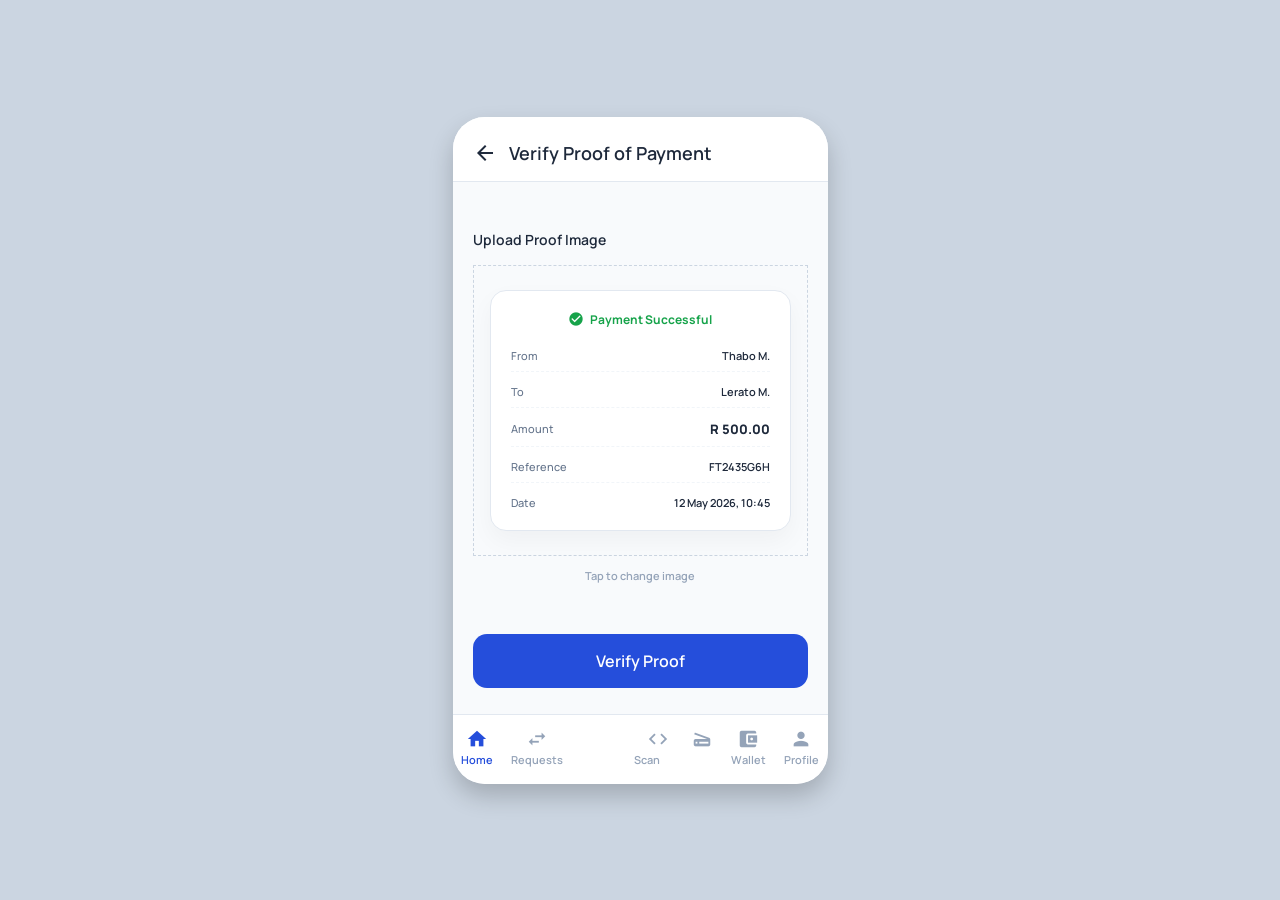
<file: frontend/verify-proof.html>
<!doctype html>
<html lang="en">
  <head>
    <meta charset="UTF-8" />
    <meta name="viewport" content="width=device-width, initial-scale=1.0" />
    <title>SafePay - Verify Proof</title>
    <link
      href="https://fonts.googleapis.com/css2?family=Manrope:wght@300;400;600;800&display=swap"
      rel="stylesheet"
    />
    <link
      href="https://fonts.googleapis.com/icon?family=Material+Icons"
      rel="stylesheet"
    />
    <link rel="stylesheet" href="./css/global-styles.css" />
  </head>
  <body>
    <div class="mobile-container" style="padding-bottom: 80px">
      <div
        class="app-header"
        style="display: flex; align-items: center; gap: 12px"
      >
        <a
          href="dashboard.html"
          style="
            color: var(--text-dark);
            text-decoration: none;
            display: flex;
            align-items: center;
          "
        >
          <i class="material-icons" style="font-size: 24px; cursor: pointer"
            >arrow_back</i
          >
        </a>
        <h2 style="font-size: 18px; margin: 0">Verify Proof of Payment</h2>
      </div>

      <div
        class="form-content"
        style="display: flex; flex-direction: column; overflow-y: auto"
      >
        <div class="upload-section" style="margin-top: 10px">
          <p
            class="field-label"
            style="
              margin-bottom: 16px;
              font-weight: 600;
              font-size: 14px;
              color: var(--text-dark);
            "
          >
            Upload Proof Image
          </p>

          <div class="upload-preview-container">
            <div class="receipt-preview-card">
              <div class="receipt-success-badge">
                <i class="material-icons">check_circle</i>
                <span>Payment Successful</span>
              </div>

              <div class="receipt-row-meta">
                <label>From</label>
                <strong>Thabo M.</strong>
              </div>

              <div class="receipt-row-meta">
                <label>To</label>
                <strong>Lerato M.</strong>
              </div>

              <div class="receipt-row-meta">
                <label>Amount</label>
                <strong class="receipt-highlight-amount">R 500.00</strong>
              </div>

              <div class="receipt-row-meta">
                <label>Reference</label>
                <strong>FT2435G6H</strong>
              </div>

              <div
                class="receipt-row-meta"
                style="border-bottom: none; padding-bottom: 0"
              >
                <label>Date</label>
                <strong>12 May 2026, 10:45</strong>
              </div>
            </div>
          </div>

          <p class="interaction-hint-text">Tap to change image</p>
        </div>

        <button
          class="submit-button"
          style="width: 100%; margin-top: 20px; margin-bottom: 20px"
        >
          Verify Proof
        </button>
      </div>

      <nav class="bottom-nav">
        <a href="dashboard.html" class="nav-item active">
          <i class="material-icons">home</i>
          <span>Home</span>
        </a>
        <a href="requests-list.html" class="nav-item">
          <i class="material-icons">swap_horiz</i>
          <span>Requests</span>
        </a>
        <a href="scan-scam.html" class="nav-item">
          <i class="material-icons">qr_code_scanner</i>
          <span>Scan</span>
        </a>
        <a href="wallet.html" class="nav-item">
          <i class="material-icons">account_balance_wallet</i>
          <span>Wallet</span>
        </a>
        <a href="profile.html" class="nav-item">
          <i class="material-icons">person</i>
          <span>Profile</span>
        </a>
      </nav>
    </div>
  </body>
</html>
</file>
<file: frontend/css/style.css>
body{
    margin: 0;
    font-family: "Manrope", sans-serif;
    height: 100%;
    box-sizing: border-box;
    padding: 0;
    --primary-blue: #254EDB; 
}
.get-started-wrapper{
    display: flex;
    flex-direction: column;
    align-items: center;
    align-content: center;
    color: white;
    background-image: url(/frontend/assets/get-started-bgimg\ .png);
    background-size: cover;
    background-position: center;
    background-repeat: no-repeat;
    height: 100vh;
    justify-content: space-evenly;
    justify-items: center;
}
.get-started-top, .get-started-bottom{
    display: flex;
    flex-direction: column;
    align-items: center;
    width: 100%;
}

.get-started-wrapper p{
    margin: 2px;
}
.logo-wrapper img{
    height: 190px;
    width: 200px;
}
h1{
    text-align: center;
}
.btn-get-started-wrapper{
    background-color: rgb(57, 80, 238);
    border-radius: 10px;
    text-align: center;
    padding: 15px;
    width: 80%;
    margin-bottom: 20px;
}
.btn-get-started-wrapper a{
    color: white;
    text-decoration: none;
    font-weight: bold;
}
.signin-link{
    color: rgb(57, 196, 238);
}




/*SIGN IN STYLES*/

.sign-in-container{
    display: flex;
    flex-direction: column;
    align-items: center;
    justify-content: center;
    align-items: center;
    height: 100vh;
    width: 100%;
}

.welcome-msg{
    display: flex;
    flex-direction: column;
    align-items: center;
    justify-content: center;
    width: 100%;
}
.welcome-msg img {
    height: 190px;
    width: 200px;
}

.welcome-msg p {
    color: gray;
    text-align: center;
}
.credentials-wrapper {
    display: flex;
    align-items: center;
    flex-direction: column;
    width: 100%;
}
.labels {
    display: block;
    left: 0px;
    font-weight: bold;
    align-self: flex-start;
    margin-left: 45px;
}

.signin-form{
    width: 100%;
    display: flex;
    flex-direction: column;
    align-items: center;
    justify-content: center;
}
.input-fields {
    margin-top: 10px;
    margin-bottom: 8px;
    width: 80%;
    height: 3em;
    border-radius: 15px;
    border: 1px solid rgb(167, 167, 167);
    outline: none;
    padding-left: 10px;
}
.forgot-password-link {
    text-decoration: none;
    color: blue;
    font-weight: bold;
    display: block;
    text-align: right;
    text-wrap: nowrap;
    font-size: 0.9rem;
    align-self: flex-end;
    margin-right: 45px;
    margin-bottom: 10px;
}
.sign-in-btn {
    display: block;
    background-color: blue;
    text-align: center;
    margin: 10px auto;
    border-radius: 15px;
    padding: 15px;
    width: 80%;
}
.sign-in-btn a {
    color: white;
    text-decoration: none;
}
.sign-in-btn:hover {
    box-shadow: 0 0 30px gray;
    transform:  translateY(10px);
    transition: ease-in-out 0.5s;
}
.signin-options-wrapper{
    display: flex;
    width: 80%;
    justify-content: center;
    gap: 1.7rem;
    margin-bottom: 2rem;
}
.signin-option-card{
    display: flex;
    align-items: center;
    gap: 10px;
    border: 1px solid grey;
    border-radius: 10px;
    width: 100%;
    justify-content: center;
}
.signin-with-text{
    color: gray;
}


/*DASGBOARD STYLES*/
.dashboard-main-wrapper{
    display: flex;
    flex-direction: column;
    align-content: center;
    width: 100%;
    height: 100vh;
    padding: 10px;
    box-sizing: border-box;
}
.grey-text{
    color: gray;
    margin: 0;
}
.dashboard-header-items{
    display: flex;
    justify-content: space-between;
    width: 100%;
    list-style: none;
    padding: 0;
}
.dashboard-header-items img{
    height: 60px;
    width: auto;
}
.wallet-items{
    display: flex;
    justify-content: space-between;
    list-style: none;
    padding: 0;
    align-items: center;
}
.wallet-card{
    margin-top: 20px;
    display: flex;
    flex-direction: column;
    justify-content: center;
    padding: 15px;
    border-radius: 10px;
    background-image: url(/frontend/assets/wallet_card_bg.png);
    background-size: cover;
    background-position: center;
    background-repeat: no-repeat;
    color: white;
    box-sizing: border-box;
    height: 230px;
}
.wallet-card-icon-wrapper{
    height: 50px;
    width: 50px;
    background-color: gray;
    border-radius: 10px;
}
.wallet-card-icon-wrapper img{
    height: auto;
    width: 100%;
}
.wallet-balance{
    font-size: 2rem;
    font-weight: bold;
}
.wallet-items .view-wallet-icon{
    height: auto;
    width: auto;
}

.dashboard-btns-wrapper{
    list-style: none;
    display: flex;
    justify-content: space-between;
    justify-items: center;
    width: 100%;
    padding: 0;
}
.dashboard-btns-wrapper img{
    height: 30px;
    width: auto;
    background-color: rgb(229, 224, 253);
    padding: 15px;
    border-radius: 7px;
}
.dashboard-btns-wrapper li{
    display: flex;
    flex-direction: column;
    align-items: center;
}
.dashboard-btns-wrapper p{
    margin: 0px;
}
.dashboard-divider-line{
    width: 100%;
    background-color: rgba(128, 128, 128, 0.685);
    height: 1px;
    padding: 0px;
}
.recent-transactions-header{
    display: flex;
    list-style: none;
    padding: 0;
    justify-content: space-between;
}

.bottom-nav{
    display: flex;
    list-style: none;
    padding: 0;
    justify-content: space-between;
    align-items: center;
    position: fixed;
    bottom: 0px;
    width: 100%;
    box-sizing: border-box;
    left: 0px;
    padding-left: 10px;
    padding-right: 10px;
    background: white;
    z-index: 100;
    height: 65px;
    border-top: 1px solid var(--border-color);
}
.nav-item {
    display: flex !important;
    flex-direction: column !important;
    align-items: center !important;
    text-decoration: none !important;
    color: #94a3b8 !important; 
    font-size: 11px;
    font-weight: 600;
    gap: 2px;
    transition: color 0.2s ease;
}

.nav-item.active {
    color: var(--primary-blue) !important;
}

.nav-item i {
    font-size: 22px !important;
}
.sender{
    font-weight: bold;
}
.recent-transaction {
    display: flex;
    justify-content: space-between;
    box-shadow: 0 4px 10px rgba(0, 0, 0, 0.2);
    padding: 5px;
    border-radius: 5px;
}
.amount{
    color: green;
    font-weight: bold;
}


/* MY WALLET STYLES*/

.my-wallet-btns-wrapper{
    list-style: none;
    display: flex;
    justify-content: space-between;
    justify-items: center;
    width: 100%;
    padding: 0;
}
.my-wallet-btns-wrapper img{
    height: 30px;
    width: auto;
    background-color: rgba(43, 43, 255, 0.568);
    padding: 15px;
    border-radius: 30px;
}
.my-wallet-btns-wrapper li{
    display: flex;
    flex-direction: column;
    align-items: center;
}
.my-wallet-btns-wrapper p{
    margin: 0px;
}

.my-wallet-header{
    display: flex;
    align-items: center;
    gap: 7rem;
}
.my-wallet-header h2{
    text-align: center;
}
.my-wallet-header-items{
    padding: 0;
}
.my-wallet-header-items img{
    height: 30px;
    width: 30px;
}
.quick-summary-wrapper{
    display: flex;
    flex-direction: column;
    padding: 0px;
    gap: 1.5rem;
    width: 100%;
}
.quick-summary-wrapper-title{
    padding: 0px;
    list-style: none;
    font-size: 1.3rem;
    font-weight: bold;
}
.quick-summary-wrapper-title #tot-money-received{
    text-align: right;
}
.quick-summary-wrapper{
    display: flex;
    flex-direction: column;
    width: 100%;
    box-shadow: 0 4px 10px rgba(0, 0, 0, 0.2);
    border-radius: 10px;
}
.quick-summary-row{
    display: flex;
    align-items: center;
    justify-content: space-between;
    padding-left: 10px;
    padding-right: 10px;
    font-weight: bold;
    box-shadow: 0 4px 10px rgba(0, 0, 0, 0.2);
}
.tot-received{
    color: green;
    font-weight: bold;
}
.tot-sent-amount{
    color: darkred;
    font-weight: bold;
}
.tot-pending-request{
    color: orangered;
    font-weight: bold;
}


/*ADD FUNDS STYLES*/
.add-funds-header{
    display: flex;
    gap: 7rem;
    list-style: none;
}
.add-funds-header li{
     display: flex;
    justify-content: center;
}
.choose-amount-wrapper{
    display: flex;
    justify-content: space-between;
}
.amount-card input[type="radio"]{
    display: none;
}
.amount-card{
    padding: 20px;
    border: 1px solid grey;
    border-radius: 10px;
    font-weight: bold;
}
.amount-card:hover{
    background-color: rgba(61, 61, 61, 0.884);
    color: white;
}
.deposit-amount-form{
    display: flex;
    align-content: center;
    width: 100%;
}
.deposit-amount-form input{
    width: 100%;
    font-size: 1.4rem;
    padding-top: 10px;
    padding-bottom: 10px;
    font-weight: bold;
    border-radius: 5px;
    margin-bottom: 1.5rem;
    padding-left: 10px;
}
.btn-demo-deposite-wrapper{
    margin-top: 1rem;
    width: auto;
    background-color: rgb(57, 80, 238);
    border-radius: 10px;
    text-align: center;
    padding: 10px;
    color: white;
    font-weight: bold;
}
.disclaimer-text{
    text-align: center;
    color: gray;
}
</file>
<file: frontend/css/global-styles.css>
:root {
    --primary-blue: #254EDB;       
    --bg-light: #F8FAFC;           
    --text-dark: #1E293B;          
    --border-color: #E2E8F0;       
    --placeholder-color: #94A3B8;  
}

body {
    font-family: 'Manrope', sans-serif;
    background-color: #CBD5E1;     
    margin: 0;
    padding: 0;
    display: flex;
    justify-content: center;       
    align-items: center;           
    min-height: 100vh;
}

.mobile-container {
    width: 100%;
    max-width: 375px;        
    height: 667px;           
    background-color: var(--bg-light);
    border-radius: 32px;     
    box-shadow: 0 12px 24px rgba(0, 0, 0, 0.2); 
    overflow: hidden;        
    display: flex;
    flex-direction: column;  
    box-sizing: border-box;
    
    /* ADD THIS ANCHOR LINE BELOW */
    position: relative; 
}

/* Header Styles */
.app-header {
    display: flex;
    align-items: center;       
    padding: 24px 20px 16px 20px;
    background-color: #FFFFFF; 
    border-bottom: 1px solid var(--border-color);
}

.back-link {
    text-decoration: none;
    color: var(--text-dark);
    display: flex;
    align-items: center;
    margin-right: 16px;
}
/* Forces any link or icon inside the header to stay dark gray instead of turning link-blue */
.app-header a, 
.app-header .back-arrow {
    color: var(--text-dark) !important;
    display: inline-flex;
    align-items: center;
}

.back-arrow {
    font-size: 20px;
    cursor: pointer;   
}

.app-header h2 {
    font-size: 18px;
    font-weight: 600;
    color: var(--text-dark);
    margin: 0;                  
}

/* Select Recipient Specific Content */
.contact-list-content {
    padding: 20px;
    display: flex;
    flex-direction: column;    
    gap: 12px;                 
    flex-grow: 1;              
    overflow-y: auto; 
}

.search-wrapper {
    position: relative;
    display: flex;
    align-items: center;
    width: 100%;
    margin-bottom: 8px;
}

.search-icon {
    position: absolute;
    left: 16px;
    font-size: 20px;
    color: var(--placeholder-color);
}

.search-input {
    width: 100%;
    background-color: #FFFFFF;
    border: 1px solid var(--border-color);
    border-radius: 14px;
    padding: 14px 16px 14px 44px; 
    font-size: 15px;
    color: var(--text-dark);
    box-sizing: border-box;
    outline: none;
    font-family: 'Manrope', sans-serif;
}

.search-input:focus {
    border-color: var(--primary-blue);
}

.section-title {
    font-size: 13px;
    font-weight: 700;
    color: #64748B;
    text-transform: uppercase;
    letter-spacing: 0.5px;
    margin: 8px 0 4px 0;
}

.contact-card-link {
    text-decoration: none;
    color: inherit;
}

.contact-card {
    display: flex;
    align-items: center;       
    background-color: #FFFFFF; 
    padding: 12px 16px;
    border-radius: 14px;       
    border: 1px solid var(--border-color);
    transition: transform 0.2s, border-color 0.2s;
}

.contact-card:hover {
    border-color: var(--primary-blue);
    transform: translateY(-1px);
}

/* Profile Avatar Badges */
.profile-circle {
    width: 40px;
    height: 40px;
    border-radius: 50%;        
    display: flex;
    justify-content: center;
    align-items: center;       
    font-weight: 600;
    font-size: 14px;
    margin-right: 12px;        
}

.circle-blue { background-color: #E2E8F0; color: var(--primary-blue); }
.circle-purple { background-color: #F3E8FF; color: #7C3AED; }
.circle-green { background-color: #DCFCE7; color: #15803D; }

.profile-details {
    flex-grow: 1;              
}

.profile-details h3 {
    font-size: 14px;
    font-weight: 600;
    color: var(--text-dark);
    margin: 0;
}

.profile-details p {
    font-size: 12px;
    color: #64748B;            
    margin: 2px 0 0 0;
}

/* Send/Request Money Form Elements */
.form-content {
    padding: 24px 20px;
    display: flex;
    flex-direction: column;
    gap: 20px;
    flex-grow: 1;
}

.input-group {
    display: flex;
    flex-direction: column;
    gap: 8px;
}

.field-label {
    font-size: 13px;
    font-weight: 600;
    color: #64748B;
}

.recipient-display-box {
    display: flex;
    align-items: center;
    background-color: #FFFFFF;
    padding: 12px 16px;
    border-radius: 14px;
    border: 1px solid var(--border-color);
    cursor: pointer;
}

.right-chevron {
    color: var(--placeholder-color);
    font-size: 14px;
}

.currency-input-wrapper {
    position: relative;
    display: flex;
    align-items: center;
}

.currency-unit {
    position: absolute;
    left: 16px;
    font-size: 16px;
    font-weight: 600;
    color: var(--text-dark);
}

.input-field {
    width: 100%;
    background-color: #FFFFFF;
    border: 1px solid var(--border-color);
    border-radius: 14px;
    padding: 14px 16px;
    font-size: 15px;
    color: var(--text-dark);
    box-sizing: border-box;
    outline: none;
    font-family: 'Manrope', sans-serif;
}

.amount-padding {
    padding-left: 36px;
    font-weight: 600;
}

.input-field:focus {
    border-color: var(--primary-blue);
}

.submit-button {
    background-color: var(--primary-blue);
    color: #FFFFFF;
    border: none;
    border-radius: 14px;
    padding: 16px;
    font-size: 16px;
    font-weight: 600;
    cursor: pointer;
    margin-top: auto;
    font-family: 'Manrope', sans-serif;
    transition: background-color 0.2s;
}

.submit-button:hover {
    background-color: #1E40AF;
}

.tab-toggle-container {
    display: flex !important;
    background-color: #f1f5f9;
    padding: 4px;
    border-radius: 12px;
    margin: 0 20px 20px 20px; 
}

.toggle-btn {
    flex: 1;
    border: none;
    background: none;
    padding: 8px;
    font-weight: 600;
    font-size: 13px;
    color: #64748b;
    border-radius: 8px;
    cursor: pointer;
}

.toggle-btn.active {
    background-color: #ffffff;
    color: var(--text-dark);
    box-shadow: 0 2px 6px rgba(0,0,0,0.05);
}

.toggle-btn.active{
    background-color: #ffffff;
    color: var(--text-dark);
    box-shadow: 0 2px 6px rgba(0,0,0,0.05);
}

.requests-feed{
    display: flex;
    flex-direction: column;
    gap: 12px;
}

.request-item-card{
    display:flex;
    align-items: center;
    background: #ffffff;
    border: 1px solid var(--border-color);
    padding: 14px;
    border-radius: 14px;
    gap: 12px;
}

.item-avatar{
    width: 36px;
    height: 36px;
    background: #f1f5f9;
    border-radius: 50%;
    display: flex;
    align-items: center;
    justify-content: center;

}

.item-avatar i {
    font-size: 18px; 
    color: #64748b;
}
.item-details{
    flex-grow: 1;
}
.item-details h4{
    margin: 0;
    font-size: 14px;
    font-weight: 700;
}
.item-details p {
    margin: 4px 0 0 0;
    font-size: 11px;
    color: #64748b;
}
.item-financials{
    text-align: right;
    display: flex;
    flex-direction: column;
    gap: 4px;
}
.amount-text{
    font-size: 14px;
    font-weight: 700;
}

.status-badge{
    font-size: 10px;
    font-weight: 700;
    padding: 2px 8px;
    border-radius: 12px;
    display: inline-block;
    text-align: center;
}

.status-badge.pending{
    background-color: #fef9c3;
    color:#713f12;
}

.status-badge.approved{
    background-color:#dcfce7;
    color:#14532d;
}

.risk-header{
    display: flex;
    align-items: center;
    justify-content: space-between;
    margin-bottom: 12px;
}
.risk-result-box {
    background-color: #fef2f2 !important; 
    border: 1px solid #fee2e2 !important;  
    border-radius: 16px !important;
    padding: 16px !important;
    margin-top: 12px;
}

.risk-title { color: #dc2626; margin: 0; font-weight: 800; font-size: 18px; 
}
.risk-score-badge { background-color: #dc2626; color: #ffffff; font-size: 11px; font-weight: 700; padding: 4px 8px; border-radius: 20px; 
}
.risk-summary { font-size: 13px; font-weight: 700; margin: 0 0 12px 0; color: #1e293b; 
}
.risk-factors-list { list-style: none; padding: 0; margin: 0 0 16px 0; display: flex; flex-direction: column; gap: 6px; font-size: 13px; color: #475569; 
}
.risk-footer-warning { color: #dc2626; font-size: 12px; font-weight: 700; margin: 0; 
}


.bottom-nav {
    position: absolute;
    bottom: 0;
    left: 0;
    right: 0;
    height: 65px;
    background-color: #ffffff !important;
    border-top: 1px solid var(--border-color);
    display: flex !important;
    flex-direction: row !important;
    justify-content: space-around !important;
    align-items: center !important;
    border-bottom-left-radius: 32px; 
    border-bottom-right-radius: 32px;
    z-index: 100;
    padding-bottom: 4px;
}

.nav-item {
    display: flex !important;
    flex-direction: column !important;
    align-items: center !important;
    text-decoration: none !important;
    color: #94a3b8 !important; 
    font-size: 11px;
    font-weight: 600;
    gap: 2px;
    transition: color 0.2s ease;
}

.nav-item.active {
    color: var(--primary-blue) !important;
}

.nav-item i {
    font-size: 22px !important;
}

.upload-preview-container{
    background-color: #f8fafc;
    border: 1px dashed #cbd5e1;
    padding: 24px 16px;
    display: flex;
    justify-content: center;
    align-items: center;
}

.receipt-preview-card{
    background-color: #ffffff;
    border: 1px solid #E2E8F0;
    border-radius: 16px;
    padding: 20px;
    width: 100%;
    max-width: 260px;
    box-shadow: 0 10px 25px rgba(0, 0, 0, 0.04);
    display: flex;
    flex-direction: column;
    gap: 12px;
}
.receipt-success-badge{
   display: flex;
   align-items: center;
   gap: 6px;
   color: #16a34a;
   font-size: 12px;
   font-weight: 700;
   margin-bottom: 8px;
   justify-content: center;


}

.receipt-success-badge i{
    font-size: 16px;
}

.receipt-row-meta{
    display: flex;
    justify-content: space-between;
    align-items: center;
    font-size: 11px;
    border-bottom: 1px dashed #f1f5f9;
    padding-bottom: 8px;

}

.receipt-row-meta label{
    color: #64748b;
    font-weight: 500;
}

.receipt-row-meta strong{
    color: #1e293b;
    font-weight: 600;
}

.receipt-highlight-amount{
  font-size:13px;
  font-weight: 800 !important;
  color: #1e293b;
}

.interaction-hint-text{
    text-align: center;
    font-size: 11px;
    color: #94a3b8;
    font-weight: 600;
    margin-top: 12px;
    cursor: pointer;
    transition: color 0.2 ease;
    
}

.interaction-hint-text:hover{
    color: var(--primary-blue);
}




@media (max-width: 480px) {
    body {
        background-color: var(--bg-light); 
        align-items: flex-start;
    }

    .mobile-container {
        max-width: 100%;
        width: 100vw;
        height: 100vh;
        border-radius: 0; 
        box-shadow: none;
    }
    
    .bottom-nav {
        border-bottom-left-radius: 0;
        border-bottom-right-radius: 0;
        padding-bottom: env(safe-area-inset-bottom); 
    }
}
</file>
